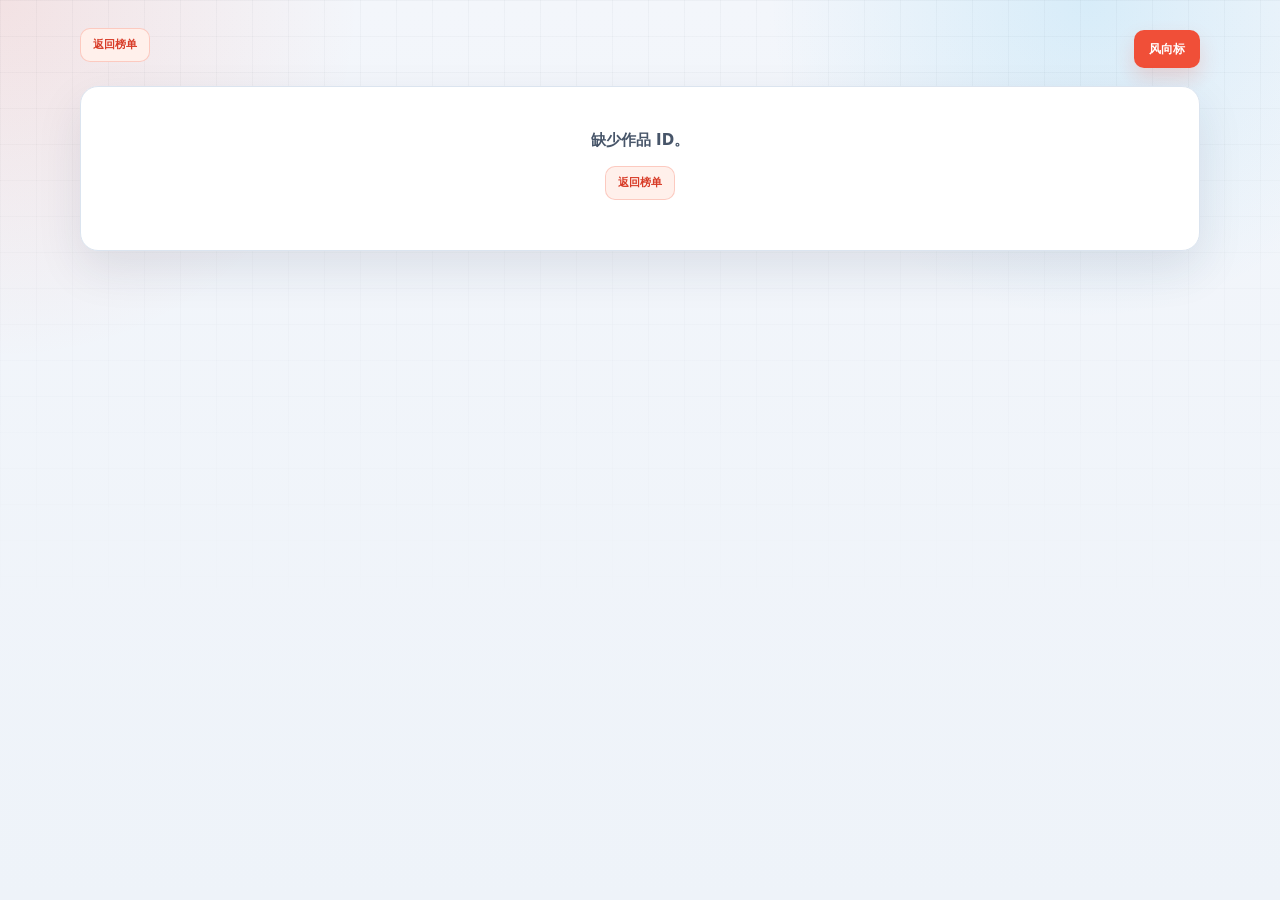
<file: book.html>
<!DOCTYPE html>
<html lang="zh-CN">
<head>
    <meta charset="UTF-8">
    <meta name="viewport" content="width=device-width, initial-scale=1.0">
    <title>作品详情 · 七猫榜单</title>
    <link rel="stylesheet" href="css/style.css">
    <meta name="description" content="七猫小说作品详情、热度趋势与历史上榜记录">
</head>
<body class="book-page">
    <main class="book-shell">
        <header class="book-topbar">
            <a href="index.html" class="back-link">返回榜单</a>
            <a href="trend.html" class="trend-link-btn">风向标</a>
        </header>

        <section id="book-detail" class="book-detail-page">
            <div class="book-loading">正在读取作品详情...</div>
        </section>
    </main>

    <script src="js/book.js"></script>
</body>
</html>
</file>
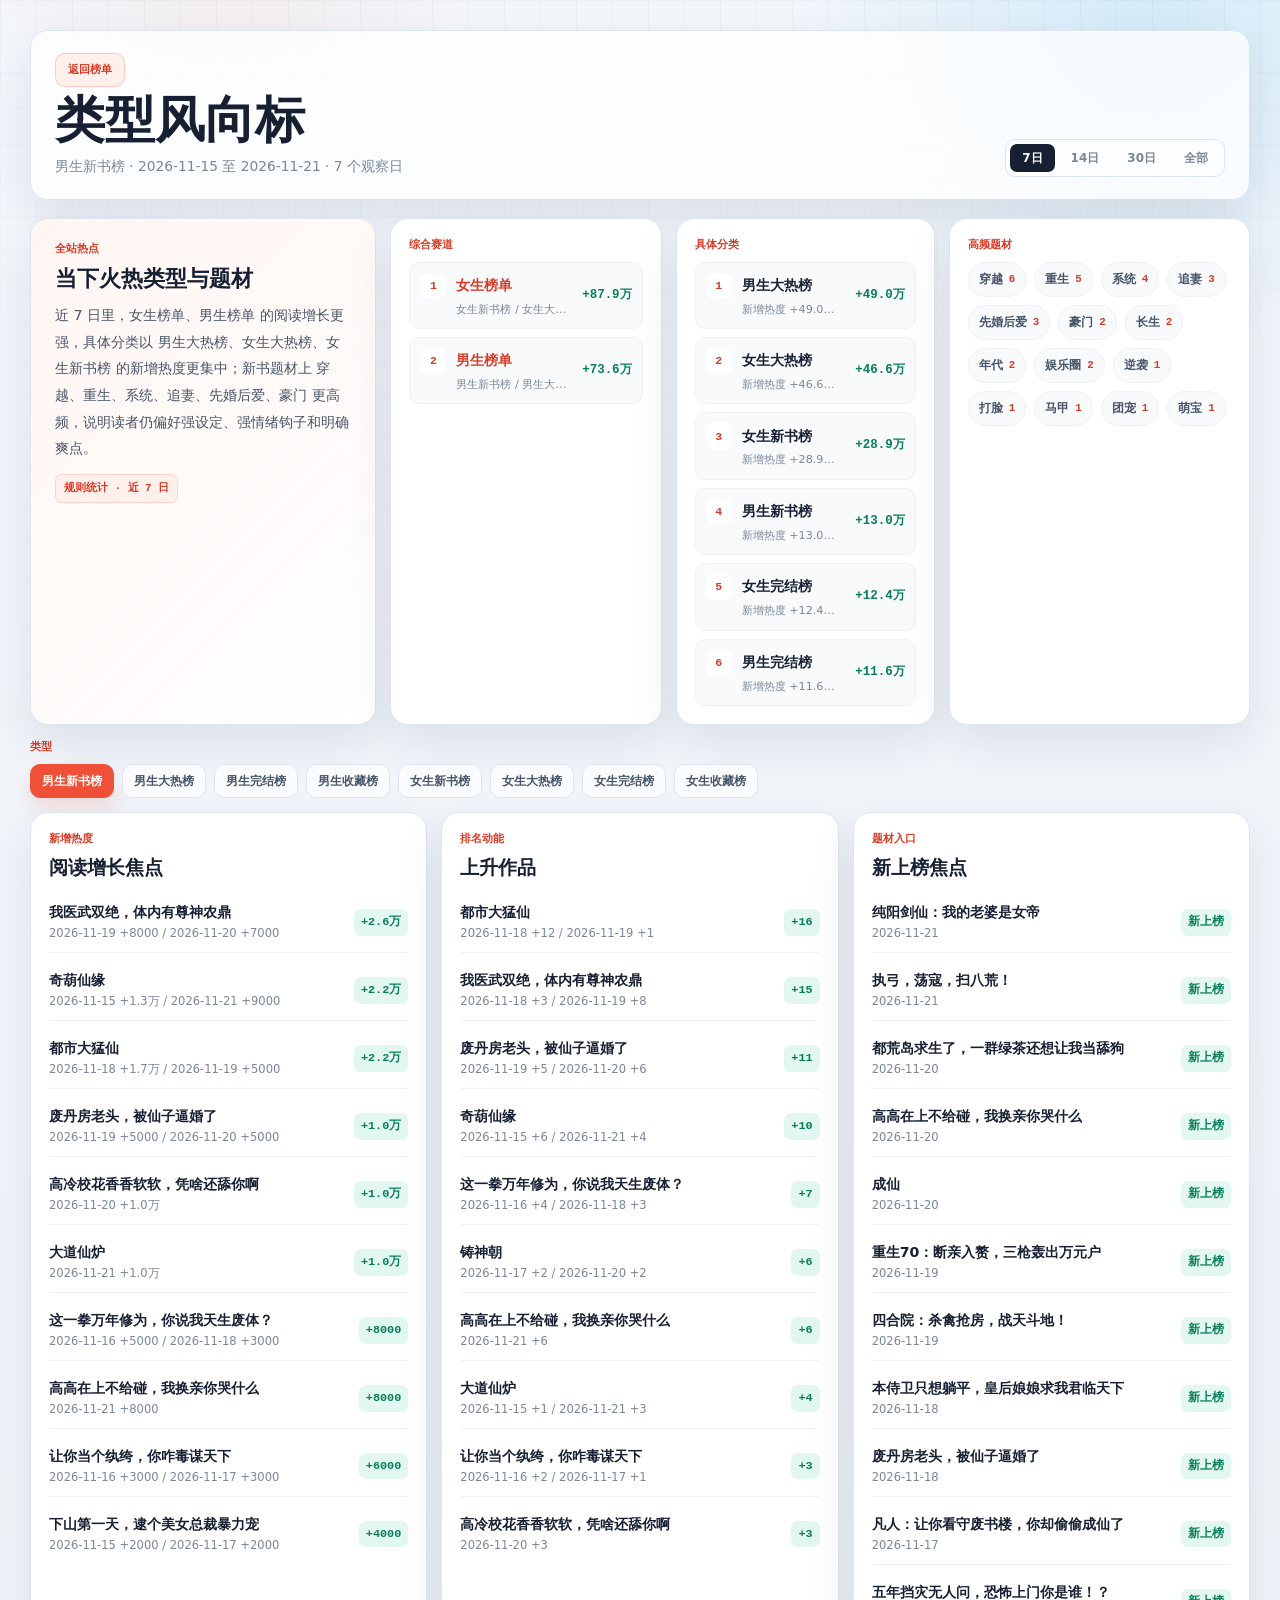
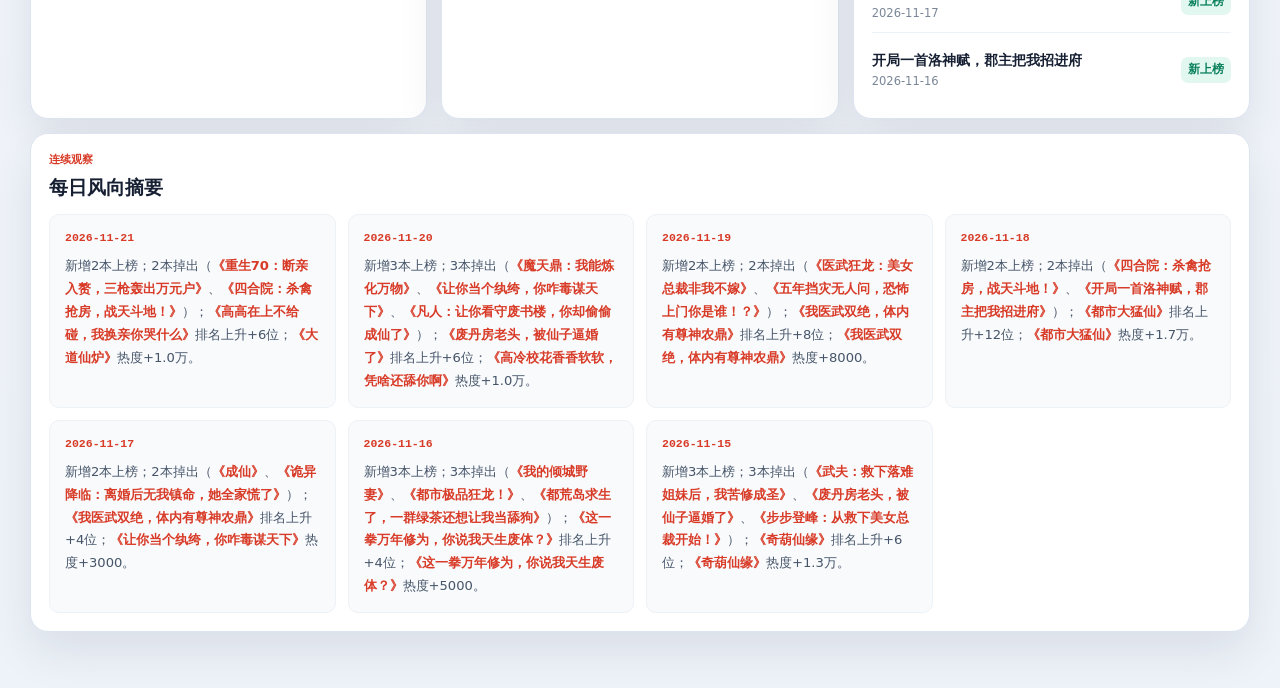
<file: trend.html>
<!DOCTYPE html>
<html lang="zh-CN">
<head>
    <meta charset="UTF-8">
    <meta name="viewport" content="width=device-width, initial-scale=1.0">
    <title>榜单风向标 · 七猫榜单趋势分析</title>
    <link rel="stylesheet" href="css/style.css">
    <meta name="description" content="按榜单聚合七猫免费小说男频女频多日趋势，观察题材风向、上榜波动和热度增长。">
</head>
<body class="trend-page">
    <div class="trend-shell">
        <header class="trend-topbar">
            <div>
                <a href="index.html" class="back-link">返回榜单</a>
                <h1>类型风向标</h1>
                <p id="trend-subtitle">加载中...</p>
            </div>
            <div class="trend-controls">
                <div class="trend-range" id="trend-range">
                    <button class="range-btn active" data-days="7">7日</button>
                    <button class="range-btn" data-days="14">14日</button>
                    <button class="range-btn" data-days="30">30日</button>
                    <button class="range-btn" data-days="all">全部</button>
                </div>
            </div>
        </header>

        <main>
            <section class="market-board">
                <article class="market-summary-card">
                    <span class="panel-kicker">全站热点</span>
                    <h2>当下火热类型与题材</h2>
                    <p id="market-summary">正在读取最新榜单和近期趋势。</p>
                    <small id="market-source" class="market-source">统计中</small>
                </article>
                <article class="market-card">
                    <span class="panel-kicker">综合赛道</span>
                    <div id="hot-genre-list" class="hot-list"></div>
                </article>
                <article class="market-card">
                    <span class="panel-kicker">具体分类</span>
                    <div id="hot-type-list" class="hot-list"></div>
                </article>
                <article class="market-card">
                    <span class="panel-kicker">高频题材</span>
                    <div id="hot-theme-list" class="theme-cloud"></div>
                </article>
            </section>

            <section class="type-filter-panel">
                <span class="panel-kicker">类型</span>
                <div id="trend-category-buttons" class="trend-category-buttons"></div>
            </section>

            <section class="trend-grid">
                <article class="trend-block">
                    <span class="panel-kicker">新增热度</span>
                    <h2>阅读增长焦点</h2>
                    <div id="reads-list" class="compact-list"></div>
                </article>

                <article class="trend-block">
                    <span class="panel-kicker">排名动能</span>
                    <h2>上升作品</h2>
                    <div id="risers-list" class="compact-list"></div>
                </article>

                <article class="trend-block">
                    <span class="panel-kicker">题材入口</span>
                    <h2>新上榜焦点</h2>
                    <div id="new-books-list" class="compact-list"></div>
                </article>

                <article class="trend-block trend-block-wide">
                    <span class="panel-kicker">连续观察</span>
                    <h2>每日风向摘要</h2>
                    <div id="summary-feed" class="summary-feed"></div>
                </article>
            </section>
        </main>
    </div>

    <script src="js/trend.js"></script>
</body>
</html>
</file>
<file: css/style.css>
/* ============================================================
   Fanqie Rank Tracker - Tomato Signal Dashboard
   Based on Open Design "dashboard": compact cards, cool surfaces,
   status-first information design. Adapted with Fanqie tomato red
   and readable Chinese data typography.
   ============================================================ */

:root {
    --bg: #f3f6fb;
    --bg-strong: #e8eef7;
    --surface: #ffffff;
    --surface-soft: #f8fafc;
    --surface-tint: #fff4f0;
    --surface-cool: #eef6ff;
    --panel: rgba(255, 255, 255, 0.86);
    --panel-solid: #ffffff;
    --border: #dbe4ef;
    --border-soft: #edf2f7;
    --border-strong: #c8d4e3;

    --text-primary: #172033;
    --text-secondary: #475569;
    --text-muted: #7b8798;
    --text-faint: #a8b3c3;

    --accent: #f04f38;
    --accent-strong: #d83b27;
    --accent-soft: rgba(240, 79, 56, 0.1);
    --accent-wash: #fff0eb;
    --accent-on: #ffffff;

    --info: #0ea5e9;
    --info-soft: rgba(14, 165, 233, 0.1);
    --green: #10b981;
    --green-soft: rgba(16, 185, 129, 0.12);
    --red: #ef4444;
    --red-soft: rgba(239, 68, 68, 0.1);
    --amber: #f59e0b;
    --amber-soft: rgba(245, 158, 11, 0.13);
    --purple: #7c3aed;

    --shadow-card: 0 18px 46px rgba(25, 39, 64, 0.1);
    --shadow-hover: 0 22px 54px rgba(25, 39, 64, 0.16);
    --ring: 0 0 0 4px rgba(240, 79, 56, 0.14);

    --radius-xl: 18px;
    --radius-lg: 14px;
    --radius-md: 10px;
    --radius-sm: 7px;
    --radius-pill: 999px;

    --sidebar-w: 282px;
    --font-display: Inter, "PingFang SC", "Microsoft YaHei", system-ui, sans-serif;
    --font-body: Inter, "PingFang SC", "Microsoft YaHei", system-ui, sans-serif;
    --font-mono: "IBM Plex Mono", "SFMono-Regular", Consolas, ui-monospace, monospace;
}

* {
    box-sizing: border-box;
    margin: 0;
    padding: 0;
}

html {
    color-scheme: light;
}

body {
    min-height: 100vh;
    background:
        radial-gradient(circle at top left, rgba(240, 79, 56, 0.12), transparent 360px),
        radial-gradient(circle at 85% 0, rgba(14, 165, 233, 0.12), transparent 320px),
        linear-gradient(180deg, var(--bg) 0%, #eef3f9 100%);
    color: var(--text-primary);
    font-family: var(--font-body);
    font-size: 15px;
    line-height: 1.55;
    overflow-x: hidden;
    -webkit-font-smoothing: antialiased;
    text-rendering: optimizeLegibility;
}

body::before {
    content: "";
    position: fixed;
    inset: 0;
    pointer-events: none;
    background-image:
        linear-gradient(rgba(23, 32, 51, 0.035) 1px, transparent 1px),
        linear-gradient(90deg, rgba(23, 32, 51, 0.035) 1px, transparent 1px);
    background-size: 36px 36px;
    mask-image: linear-gradient(180deg, rgba(0, 0, 0, 0.85), transparent 70%);
    z-index: -1;
}

button,
select,
input {
    font: inherit;
}

button,
a,
select {
    -webkit-tap-highlight-color: transparent;
}

button:focus-visible,
a:focus-visible,
select:focus-visible,
input:focus-visible {
    outline: none;
    box-shadow: var(--ring);
}

::selection {
    background: rgba(240, 79, 56, 0.2);
    color: var(--text-primary);
}

::-webkit-scrollbar {
    width: 10px;
    height: 10px;
}

::-webkit-scrollbar-track {
    background: transparent;
}

::-webkit-scrollbar-thumb {
    background: #cbd6e4;
    border: 3px solid transparent;
    border-radius: var(--radius-pill);
    background-clip: content-box;
}

::-webkit-scrollbar-thumb:hover {
    background: #aebbd0;
    border: 3px solid transparent;
    background-clip: content-box;
}

.app-container {
    display: flex;
    min-height: 100vh;
}

/* ===== Sidebar ===== */
.sidebar {
    width: var(--sidebar-w);
    flex-shrink: 0;
    position: sticky;
    top: 0;
    z-index: 100;
    height: 100vh;
    padding: 24px 14px;
    overflow-y: auto;
    background: rgba(255, 255, 255, 0.78);
    border-right: 1px solid var(--border);
    backdrop-filter: blur(18px);
    -webkit-backdrop-filter: blur(18px);
    transition: transform 0.22s cubic-bezier(0.2, 0, 0, 1);
}

.sidebar-header {
    margin-bottom: 22px;
    padding: 14px 12px 18px;
    border-bottom: 1px solid var(--border-soft);
}

.sidebar-header h1 {
    position: relative;
    padding-left: 18px;
    color: var(--text-primary);
    font-family: var(--font-display);
    font-size: 1.2rem;
    font-weight: 760;
    line-height: 1.2;
}

.sidebar-header h1::before {
    content: "";
    position: absolute;
    left: 0;
    top: 0.18em;
    width: 8px;
    height: 1.05em;
    border-radius: var(--radius-pill);
    background: linear-gradient(180deg, var(--accent), var(--info));
}

.sidebar-subtitle {
    margin-top: 7px;
    color: var(--text-secondary);
    font-size: 0.78rem;
    font-weight: 650;
}

.update-date {
    display: inline-flex;
    margin-top: 10px;
    padding: 5px 8px;
    border: 1px solid var(--border);
    border-radius: var(--radius-sm);
    background: var(--surface-soft);
    color: var(--text-muted);
    font-family: var(--font-mono);
    font-size: 0.68rem;
    font-weight: 650;
}

.category-nav ul {
    list-style: none;
}

.category-nav li {
    min-height: 38px;
    margin-bottom: 4px;
    padding: 9px 10px;
    border: 1px solid transparent;
    border-radius: var(--radius-md);
    color: var(--text-secondary);
    cursor: pointer;
    display: flex;
    align-items: center;
    justify-content: space-between;
    gap: 8px;
    font-size: 0.88rem;
    font-weight: 620;
    transition:
        background-color 0.18s ease,
        border-color 0.18s ease,
        color 0.18s ease,
        transform 0.18s ease;
}

.category-nav li:hover {
    background: var(--surface-soft);
    border-color: var(--border);
    color: var(--text-primary);
    transform: translateX(2px);
}

.category-nav li.active {
    background: var(--accent-wash);
    border-color: rgba(240, 79, 56, 0.22);
    color: var(--accent-strong);
}

.cat-badge {
    min-width: 28px;
    padding: 2px 7px;
    border-radius: var(--radius-pill);
    font-family: var(--font-mono);
    font-size: 0.68rem;
    font-weight: 760;
    text-align: center;
}

.cat-badge.new {
    background: var(--green-soft);
    color: #087f5b;
}

/* ===== Main Layout ===== */
.main-content {
    flex: 1;
    min-width: 0;
    padding: 28px 34px 48px;
}

.main-header {
    display: flex;
    align-items: flex-start;
    justify-content: space-between;
    gap: 20px;
    margin-bottom: 20px;
}

.header-left {
    flex-shrink: 0;
    min-width: 0;
}

.main-header h2 {
    color: var(--text-primary);
    font-family: var(--font-display);
    font-size: clamp(1.65rem, 2.4vw, 2.35rem);
    font-weight: 780;
    line-height: 1.08;
    letter-spacing: 0;
}

.main-header h2::after {
    content: "排名追踪 / 趋势信号";
    display: block;
    margin-top: 8px;
    color: var(--text-muted);
    font-family: var(--font-body);
    font-size: 0.78rem;
    font-weight: 650;
}

.header-right {
    display: flex;
    align-items: center;
    justify-content: flex-end;
    flex-wrap: wrap;
    gap: 10px;
}

.github-link-btn,
.trend-link-btn,
.preset-btn,
.date-picker-btn,
.date-nav-btn,
.mobile-menu-btn,
.range-btn,
.category-chip,
.back-link,
.source-link-btn,
.hot-type-row,
.book-copy-btn {
    transition:
        background-color 0.18s ease,
        border-color 0.18s ease,
        color 0.18s ease,
        box-shadow 0.18s ease,
        transform 0.18s ease;
}

.github-link-btn {
    min-height: 36px;
    padding: 8px 12px;
    border: 1px solid var(--border);
    border-radius: var(--radius-md);
    background: var(--surface);
    color: var(--text-primary);
    display: inline-flex;
    align-items: center;
    justify-content: center;
    gap: 7px;
    font-size: 0.78rem;
    font-weight: 760;
    text-decoration: none;
    white-space: nowrap;
}

.github-link-btn svg {
    width: 16px;
    height: 16px;
    fill: currentColor;
    flex: 0 0 auto;
}

.github-link-btn:hover {
    border-color: var(--text-primary);
    background: var(--text-primary);
    color: #ffffff;
    transform: translateY(-1px);
}

.trend-link-btn {
    min-height: 36px;
    padding: 8px 14px;
    border: 1px solid rgba(240, 79, 56, 0.24);
    border-radius: var(--radius-md);
    background: var(--accent);
    color: var(--accent-on);
    display: inline-flex;
    align-items: center;
    justify-content: center;
    font-size: 0.78rem;
    font-weight: 760;
    text-decoration: none;
    white-space: nowrap;
    box-shadow: 0 10px 20px rgba(240, 79, 56, 0.18);
}

.trend-link-btn:hover {
    background: var(--accent-strong);
    transform: translateY(-1px);
}

.date-presets,
.trend-range {
    display: inline-flex;
    gap: 4px;
    padding: 4px;
    border: 1px solid var(--border);
    border-radius: var(--radius-md);
    background: rgba(255, 255, 255, 0.7);
}

.preset-btn,
.range-btn {
    height: 28px;
    padding: 0 12px;
    border: 0;
    border-radius: var(--radius-sm);
    background: transparent;
    color: var(--text-muted);
    cursor: pointer;
    font-size: 0.75rem;
    font-weight: 720;
    white-space: nowrap;
}

.preset-btn:hover,
.range-btn:hover {
    background: var(--surface-soft);
    color: var(--text-primary);
}

.preset-btn.active,
.range-btn.active {
    background: var(--text-primary);
    color: #ffffff;
}

.date-picker-wrap {
    display: inline-flex;
    align-items: center;
    gap: 5px;
    position: relative;
}

.date-picker-btn {
    min-height: 36px;
    padding: 8px 12px;
    border: 1px solid var(--border);
    border-radius: var(--radius-md);
    background: var(--surface);
    color: var(--text-secondary);
    cursor: pointer;
    display: inline-flex;
    align-items: center;
    gap: 7px;
    font-family: var(--font-mono);
    font-size: 0.76rem;
    font-weight: 650;
    white-space: nowrap;
}

.date-picker-btn:hover {
    border-color: rgba(240, 79, 56, 0.28);
    color: var(--accent-strong);
}

.date-picker-btn .date-icon {
    color: var(--accent);
    font-size: 0.76rem;
}

.date-nav-btn {
    width: 34px;
    height: 34px;
    border: 1px solid var(--border);
    border-radius: var(--radius-md);
    background: var(--surface);
    color: var(--text-muted);
    cursor: pointer;
    display: inline-flex;
    align-items: center;
    justify-content: center;
    font-size: 0.68rem;
}

.date-nav-btn:hover:not(:disabled) {
    border-color: var(--accent);
    color: var(--accent-strong);
    transform: translateY(-1px);
}

.date-nav-btn:disabled {
    opacity: 0.42;
    cursor: not-allowed;
}

.date-picker-btn.is-historical {
    background: var(--accent-wash);
    border-color: rgba(240, 79, 56, 0.28);
    color: var(--accent-strong);
}

.date-input-hidden {
    position: absolute;
    top: 100%;
    right: 0;
    width: 0;
    height: 0;
    border: 0;
    opacity: 0;
    pointer-events: none;
}

.mobile-menu-btn {
    display: none;
    width: 38px;
    height: 38px;
    border: 1px solid var(--border);
    border-radius: var(--radius-md);
    background: var(--surface);
    color: var(--text-primary);
    cursor: pointer;
    font-size: 1rem;
}

.mobile-menu-btn:hover {
    border-color: var(--accent);
    color: var(--accent);
}

/* ===== Trend Panel ===== */
.trend-panel {
    display: grid;
    grid-template-columns: 1fr;
    margin-bottom: 20px;
}

.trend-ai {
    position: relative;
    min-height: 160px;
    padding: 22px 24px 24px;
    border: 1px solid rgba(240, 79, 56, 0.18);
    border-radius: var(--radius-xl);
    background:
        linear-gradient(135deg, rgba(255, 244, 240, 0.9), rgba(255, 255, 255, 0.96)),
        var(--surface);
    box-shadow: var(--shadow-card);
    overflow: hidden;
}

.trend-ai::before {
    content: "";
    position: absolute;
    inset: 0 auto 0 0;
    width: 5px;
    background: linear-gradient(180deg, var(--accent), var(--amber), var(--info));
}

.ai-label,
.panel-kicker,
.back-link {
    color: var(--accent-strong);
    font-family: var(--font-mono);
    font-size: 0.68rem;
    font-weight: 760;
    letter-spacing: 0;
    text-transform: uppercase;
}

.ai-label {
    margin-bottom: 12px;
}

.ai-content {
    color: var(--text-secondary);
    font-size: 0.92rem;
    line-height: 1.85;
    white-space: pre-wrap;
    user-select: text;
}

.ai-content strong,
.summary-item strong {
    padding: 1px 5px;
    border-radius: 4px;
    background: var(--accent-soft);
    color: var(--accent-strong);
    font-weight: 760;
}

.ai-content em {
    color: #087f5b;
    font-style: normal;
    font-weight: 720;
}

.ai-content .cursor {
    display: inline-block;
    width: 2px;
    height: 1.05em;
    margin-left: 2px;
    background: var(--accent);
    vertical-align: text-bottom;
    animation: blink 0.8s steps(1) infinite;
}

@keyframes blink {
    0%, 100% { opacity: 1; }
    50% { opacity: 0; }
}

.ai-loading,
.muted-line {
    color: var(--text-muted);
    font-size: 0.86rem;
}

/* ===== Book Grid ===== */
.books-waterfall {
    display: grid;
    grid-template-columns: repeat(auto-fill, minmax(292px, 1fr));
    gap: 16px;
    align-items: stretch;
}

.book-card {
    position: relative;
    display: grid;
    grid-template-columns: 98px minmax(0, 1fr);
    height: 100%;
    min-height: 188px;
    overflow: hidden;
    border: 1px solid var(--border);
    border-radius: var(--radius-xl);
    background: var(--surface);
    color: inherit;
    text-decoration: none;
    box-shadow: var(--shadow-card);
    user-select: text;
    -webkit-user-select: text;
    transition:
        border-color 0.2s ease,
        box-shadow 0.2s ease,
        transform 0.2s ease;
}

.book-card:hover {
    border-color: rgba(240, 79, 56, 0.3);
    box-shadow: var(--shadow-hover);
    transform: translateY(-3px);
}

.book-cover {
    min-height: 188px;
    background:
        linear-gradient(135deg, rgba(240, 79, 56, 0.18), rgba(14, 165, 233, 0.12)),
        var(--surface-cool);
    overflow: hidden;
    position: relative;
}

.book-cover img {
    width: 100%;
    height: 100%;
    min-height: 188px;
    object-fit: cover;
    display: block;
    transition: transform 0.5s ease;
}

.book-card:hover .book-cover img {
    transform: scale(1.04);
}

.no-cover {
    height: 100%;
    min-height: 188px;
    padding: 12px;
    color: var(--text-muted);
    display: flex;
    align-items: center;
    justify-content: center;
    font-size: 0.78rem;
    text-align: center;
}

.book-info {
    min-width: 0;
    padding: 14px 14px 13px;
    display: flex;
    flex-direction: column;
    gap: 8px;
}

.book-title {
    color: var(--text-primary);
    display: -webkit-box;
    overflow: hidden;
    font-family: var(--font-display);
    font-size: 0.98rem;
    font-weight: 760;
    letter-spacing: 0;
    line-height: 1.45;
    -webkit-box-orient: vertical;
    -webkit-line-clamp: 2;
}

.book-meta {
    display: flex;
    align-items: center;
    justify-content: space-between;
    gap: 8px;
    color: var(--text-muted);
    font-size: 0.75rem;
}

.book-author {
    min-width: 0;
    overflow: hidden;
    color: var(--text-secondary);
    font-weight: 650;
    text-overflow: ellipsis;
    white-space: nowrap;
}

.book-reads {
    flex-shrink: 0;
    padding: 3px 7px;
    border: 1px solid rgba(240, 79, 56, 0.18);
    border-radius: var(--radius-pill);
    background: var(--accent-wash);
    color: var(--accent-strong);
    font-family: var(--font-mono);
    font-size: 0.68rem;
    font-weight: 700;
}

.book-intro {
    color: var(--text-muted);
    display: -webkit-box;
    overflow: hidden;
    font-size: 0.78rem;
    line-height: 1.65;
    -webkit-box-orient: vertical;
    -webkit-line-clamp: 3;
}

.book-rank {
    position: absolute;
    left: 10px;
    top: 10px;
    z-index: 10;
    min-width: 32px;
    padding: 4px 8px;
    border: 1px solid rgba(255, 255, 255, 0.42);
    border-radius: var(--radius-md);
    background: rgba(23, 32, 51, 0.78);
    color: #ffffff;
    font-family: var(--font-mono);
    font-size: 0.76rem;
    font-weight: 800;
    text-align: center;
    backdrop-filter: blur(10px);
    -webkit-backdrop-filter: blur(10px);
}

.rank-1 {
    background: linear-gradient(135deg, #ff6a3d, #f59e0b);
    border-color: transparent;
}

.rank-2 {
    background: linear-gradient(135deg, #64748b, #94a3b8);
    border-color: transparent;
}

.rank-3 {
    background: linear-gradient(135deg, #9a6b3d, #d19b61);
    border-color: transparent;
}

.book-change {
    position: absolute;
    right: 10px;
    top: 10px;
    z-index: 10;
    padding: 4px 8px;
    border-radius: var(--radius-md);
    background: rgba(255, 255, 255, 0.86);
    border: 1px solid var(--border);
    font-family: var(--font-mono);
    font-size: 0.68rem;
    font-weight: 800;
    backdrop-filter: blur(10px);
    -webkit-backdrop-filter: blur(10px);
}

.book-change.up {
    color: #087f5b;
}

.book-change.down {
    color: #b91c1c;
}

.book-change.new {
    color: #9a5b00;
}

.book-copy-btn {
    width: max-content;
    max-width: 100%;
    margin-top: auto;
    padding: 6px 10px;
    border: 1px solid var(--border);
    border-radius: var(--radius-md);
    background: var(--surface-soft);
    color: var(--text-secondary);
    cursor: pointer;
    font-size: 0.74rem;
    font-weight: 720;
    white-space: nowrap;
}

.book-copy-btn:hover {
    border-color: rgba(240, 79, 56, 0.28);
    background: var(--accent-wash);
    color: var(--accent-strong);
    transform: translateY(-1px);
}

.book-copy-btn.copied {
    border-color: rgba(16, 185, 129, 0.24);
    background: var(--green-soft);
    color: #087f5b;
}

.empty-state {
    grid-column: 1 / -1;
    padding: 56px 20px;
    border: 1px dashed var(--border-strong);
    border-radius: var(--radius-xl);
    background: rgba(255, 255, 255, 0.72);
    color: var(--text-secondary);
    text-align: center;
}

.empty-state p {
    margin-bottom: 6px;
    font-size: 1rem;
    font-weight: 720;
}

.empty-state .empty-hint {
    color: var(--text-muted);
    font-size: 0.84rem;
    font-weight: 500;
}

/* ===== Book Detail Page ===== */
.book-page {
    min-height: 100vh;
}

.book-shell {
    width: min(1120px, calc(100% - 48px));
    margin: 0 auto;
    padding: 28px 0 56px;
}

.book-topbar {
    margin-bottom: 16px;
    display: flex;
    align-items: center;
    justify-content: space-between;
    gap: 12px;
}

.book-detail-page {
    display: grid;
    gap: 16px;
}

.book-loading,
.book-empty-state {
    padding: 42px 24px;
    border: 1px solid var(--border);
    border-radius: var(--radius-xl);
    background: var(--panel-solid);
    color: var(--text-secondary);
    box-shadow: var(--shadow-card);
    text-align: center;
}

.book-empty-state p {
    margin-bottom: 14px;
    font-weight: 720;
}

.book-detail-hero {
    padding: 22px;
    border: 1px solid var(--border);
    border-radius: var(--radius-xl);
    background:
        linear-gradient(135deg, rgba(255, 244, 240, 0.88), rgba(255, 255, 255, 0.95)),
        var(--surface);
    box-shadow: var(--shadow-card);
    display: grid;
    grid-template-columns: 180px minmax(0, 1fr);
    gap: 22px;
}

.detail-cover {
    min-height: 256px;
    overflow: hidden;
    border-radius: var(--radius-lg);
    background:
        linear-gradient(135deg, rgba(240, 79, 56, 0.18), rgba(14, 165, 233, 0.12)),
        var(--surface-cool);
}

.detail-cover img {
    width: 100%;
    height: 100%;
    min-height: 256px;
    object-fit: cover;
    display: block;
}

.detail-main {
    min-width: 0;
    display: flex;
    flex-direction: column;
    align-items: flex-start;
}

.detail-main h1 {
    margin-bottom: 8px;
    color: var(--text-primary);
    font-family: var(--font-display);
    font-size: clamp(1.7rem, 3vw, 2.6rem);
    font-weight: 800;
    line-height: 1.12;
}

.detail-author {
    color: var(--text-secondary);
    font-size: 0.9rem;
    font-weight: 650;
}

.detail-stats {
    width: 100%;
    margin: 18px 0;
    display: grid;
    grid-template-columns: repeat(3, minmax(0, 1fr));
    gap: 10px;
}

.detail-stats span {
    min-width: 0;
    padding: 12px;
    border: 1px solid var(--border-soft);
    border-radius: var(--radius-md);
    background: rgba(255, 255, 255, 0.7);
}

.detail-stats strong,
.detail-stats small {
    display: block;
}

.detail-stats strong {
    color: var(--accent-strong);
    font-family: var(--font-mono);
    font-size: 1rem;
    font-weight: 800;
}

.detail-stats small {
    margin-top: 4px;
    color: var(--text-muted);
    font-size: 0.72rem;
    font-weight: 700;
}

.detail-intro {
    color: var(--text-secondary);
    font-size: 0.92rem;
    line-height: 1.9;
}

.source-link-btn {
    min-height: 38px;
    padding: 9px 14px;
    border: 1px solid rgba(240, 79, 56, 0.24);
    border-radius: var(--radius-md);
    background: var(--accent);
    color: var(--accent-on);
    display: inline-flex;
    align-items: center;
    justify-content: center;
    font-size: 0.82rem;
    font-weight: 760;
    text-decoration: none;
    white-space: nowrap;
    box-shadow: 0 10px 20px rgba(240, 79, 56, 0.18);
}

.detail-actions {
    margin-top: 18px;
    display: flex;
    flex-wrap: wrap;
    gap: 10px;
}

.detail-actions .book-copy-btn {
    min-height: 38px;
    margin-top: 0;
}

.source-link-btn:hover {
    background: var(--accent-strong);
    transform: translateY(-1px);
}

.book-detail-grid {
    display: grid;
    grid-template-columns: minmax(0, 1.4fr) minmax(280px, 0.8fr);
    gap: 16px;
}

.detail-panel {
    padding: 18px;
    border: 1px solid var(--border);
    border-radius: var(--radius-xl);
    background: var(--panel-solid);
    box-shadow: var(--shadow-card);
}

.detail-panel h2 {
    margin-bottom: 14px;
    color: var(--text-primary);
    font-size: 1.18rem;
    font-weight: 760;
}

.reads-chart-wrap {
    width: 100%;
    overflow-x: auto;
}

.reads-chart-frame {
    position: relative;
    min-width: 620px;
}

.reads-chart {
    display: block;
    width: 100%;
    height: auto;
}

.chart-grid {
    stroke: rgba(219, 228, 239, 0.72);
    stroke-width: 1;
}

.chart-axis-base {
    stroke: var(--border-strong);
    stroke-width: 1;
}

.chart-axis-label,
.chart-date-label {
    fill: var(--text-muted);
    font-family: var(--font-mono);
    font-size: 0.68rem;
    font-weight: 650;
}

.reads-line {
    fill: none;
    stroke: var(--accent);
    stroke-width: 2.4;
    stroke-linecap: round;
    stroke-linejoin: round;
}

.chart-hover-line {
    opacity: 0;
    stroke: var(--border-strong);
    stroke-dasharray: 4 4;
    stroke-width: 1;
}

.chart-hover-line.show {
    opacity: 1;
}

.reads-hover-point {
    opacity: 0;
    fill: var(--accent);
    stroke: #ffffff;
    stroke-width: 2.4;
}

.reads-hover-point.show {
    opacity: 1;
}

.chart-hit-area {
    fill: transparent;
    cursor: crosshair;
    pointer-events: all;
}

.reads-tooltip {
    position: absolute;
    z-index: 5;
    min-width: 178px;
    padding: 14px 16px;
    border: 1px solid var(--border-soft);
    border-radius: var(--radius-sm);
    background: var(--surface);
    box-shadow: var(--shadow-card);
    color: var(--text-secondary);
    pointer-events: none;
}

.reads-tooltip time {
    display: block;
    margin-bottom: 10px;
    padding-bottom: 10px;
    border-bottom: 1px solid var(--border-soft);
    color: var(--text-muted);
    font-family: var(--font-mono);
    font-size: 0.74rem;
    font-weight: 650;
}

.reads-tooltip div {
    display: grid;
    grid-template-columns: auto 1fr auto;
    align-items: center;
    gap: 8px;
    font-size: 0.8rem;
}

.reads-tooltip i {
    width: 7px;
    height: 7px;
    border-radius: var(--radius-pill);
    background: var(--accent);
}

.reads-tooltip strong {
    color: var(--text-primary);
    font-family: var(--font-mono);
    font-size: 0.78rem;
    font-weight: 800;
}

.book-history-list {
    display: flex;
    flex-direction: column;
}

.book-history-row {
    padding: 10px 0;
    border-bottom: 1px solid var(--border-soft);
    display: grid;
    grid-template-columns: minmax(76px, auto) minmax(0, 1fr) auto;
    align-items: center;
    gap: 10px;
}

.book-history-row:last-child {
    border-bottom: 0;
}

.book-history-row time {
    color: var(--accent-strong);
    font-family: var(--font-mono);
    font-size: 0.72rem;
    font-weight: 760;
}

.book-history-row strong {
    min-width: 0;
    overflow: hidden;
    color: var(--text-primary);
    font-size: 0.82rem;
    font-weight: 720;
    text-overflow: ellipsis;
    white-space: nowrap;
}

.book-history-row span {
    color: #087f5b;
    font-family: var(--font-mono);
    font-size: 0.74rem;
    font-weight: 800;
}

.copy-toast {
    position: fixed;
    left: 50%;
    bottom: 28px;
    z-index: 9999;
    padding: 10px 18px;
    border: 1px solid rgba(16, 185, 129, 0.22);
    border-radius: var(--radius-pill);
    background: rgba(255, 255, 255, 0.92);
    box-shadow: var(--shadow-card);
    color: #087f5b;
    font-size: 0.8rem;
    font-weight: 720;
    opacity: 0;
    pointer-events: none;
    transform: translateX(-50%) translateY(16px);
    transition: all 0.22s ease;
}

.copy-toast.show {
    opacity: 1;
    transform: translateX(-50%) translateY(0);
}

/* ===== Trend Analysis Page ===== */
.trend-page {
    background:
        radial-gradient(circle at 18% -10%, rgba(240, 79, 56, 0.14), transparent 340px),
        radial-gradient(circle at 90% 0, rgba(14, 165, 233, 0.14), transparent 360px),
        linear-gradient(180deg, #f3f6fb 0%, #eef3f9 100%);
}

.trend-shell {
    width: min(1220px, calc(100% - 48px));
    margin: 0 auto;
    padding: 30px 0 56px;
}

.trend-topbar {
    margin-bottom: 18px;
    padding: 22px 24px;
    border: 1px solid var(--border);
    border-radius: var(--radius-xl);
    background: rgba(255, 255, 255, 0.78);
    box-shadow: var(--shadow-card);
    display: flex;
    align-items: flex-end;
    justify-content: space-between;
    gap: 22px;
}

.back-link {
    display: inline-flex;
    align-items: center;
    justify-content: center;
    margin-bottom: 8px;
    min-height: 34px;
    padding: 7px 12px;
    border: 1px solid rgba(240, 79, 56, 0.24);
    border-radius: var(--radius-md);
    background: var(--accent-wash);
    color: var(--accent-strong);
    text-decoration: none;
    font-family: var(--font-body);
    text-transform: none;
}

.back-link:hover {
    background: var(--accent);
    color: var(--accent-on);
    transform: translateY(-1px);
}

.trend-topbar h1 {
    color: var(--text-primary);
    font-family: var(--font-display);
    font-size: clamp(2rem, 4vw, 3.1rem);
    font-weight: 780;
    line-height: 1.02;
}

.trend-topbar p {
    margin-top: 10px;
    color: var(--text-muted);
    font-size: 0.86rem;
}

.trend-controls {
    display: flex;
    align-items: center;
    justify-content: flex-end;
    flex-wrap: wrap;
    gap: 10px;
}

.market-board,
.trend-grid {
    display: grid;
    gap: 14px;
}

.market-board {
    grid-template-columns: minmax(320px, 1.15fr) minmax(230px, 0.9fr) minmax(220px, 0.86fr) minmax(260px, 1fr);
    margin-bottom: 14px;
}

.type-filter-panel {
    margin-bottom: 14px;
}

.trend-category-buttons {
    display: flex;
    flex-wrap: wrap;
    gap: 8px;
}

.category-chip {
    min-height: 34px;
    padding: 7px 11px;
    border: 1px solid var(--border);
    border-radius: var(--radius-md);
    background: rgba(255, 255, 255, 0.72);
    color: var(--text-secondary);
    cursor: pointer;
    font-size: 0.78rem;
    font-weight: 720;
    line-height: 1;
    white-space: nowrap;
}

.category-chip:hover {
    border-color: rgba(240, 79, 56, 0.28);
    background: var(--accent-wash);
    color: var(--accent-strong);
    transform: translateY(-1px);
}

.category-chip.active {
    border-color: var(--accent);
    background: var(--accent);
    color: var(--accent-on);
    box-shadow: 0 10px 20px rgba(240, 79, 56, 0.16);
}

.trend-grid {
    grid-template-columns: repeat(3, minmax(0, 1fr));
}

.market-summary-card,
.market-card,
.trend-block {
    border: 1px solid var(--border);
    border-radius: var(--radius-xl);
    background: var(--panel-solid);
    box-shadow: var(--shadow-card);
}

.market-summary-card {
    padding: 22px 24px;
    background:
        linear-gradient(135deg, rgba(255, 244, 240, 0.88), rgba(255, 255, 255, 0.95)),
        var(--surface);
}

.market-summary-card h2 {
    margin-bottom: 10px;
    color: var(--text-primary);
    font-size: 1.35rem;
    font-weight: 760;
    line-height: 1.22;
}

.market-summary-card p {
    color: var(--text-secondary);
    font-size: 0.9rem;
    line-height: 1.85;
}

.market-source {
    display: inline-flex;
    margin-top: 12px;
    padding: 5px 8px;
    border: 1px solid rgba(240, 79, 56, 0.18);
    border-radius: var(--radius-sm);
    background: var(--accent-wash);
    color: var(--accent-strong);
    font-family: var(--font-mono);
    font-size: 0.68rem;
    font-weight: 760;
}

.market-card,
.trend-block {
    padding: 18px;
}

.panel-kicker {
    display: block;
    margin-bottom: 8px;
}

.hot-list,
.compact-list {
    display: flex;
    flex-direction: column;
    gap: 8px;
}

.hot-type-row {
    width: 100%;
    padding: 10px;
    border: 1px solid var(--border-soft);
    border-radius: var(--radius-md);
    background: var(--surface-soft);
    color: inherit;
    cursor: pointer;
    display: grid;
    grid-template-columns: 26px minmax(0, 1fr) auto;
    align-items: center;
    column-gap: 10px;
    row-gap: 2px;
    text-align: left;
}

.hot-type-row:not(.hot-type-row-static):hover {
    border-color: rgba(240, 79, 56, 0.24);
    background: var(--accent-wash);
    transform: translateY(-1px);
}

.hot-type-row-static {
    cursor: default;
}

.hot-type-row span {
    width: 26px;
    height: 26px;
    border-radius: var(--radius-sm);
    background: var(--surface);
    color: var(--accent-strong);
    display: inline-flex;
    align-items: center;
    justify-content: center;
    font-family: var(--font-mono);
    font-size: 0.72rem;
    font-weight: 800;
}

.hot-type-row strong {
    min-width: 0;
    overflow: hidden;
    color: var(--text-primary);
    font-size: 0.88rem;
    font-weight: 760;
    text-overflow: ellipsis;
    white-space: nowrap;
}

.hot-type-row small {
    grid-column: 2 / 3;
    min-width: 0;
    overflow: hidden;
    color: var(--text-muted);
    font-size: 0.7rem;
    text-overflow: ellipsis;
    white-space: nowrap;
}

.hot-type-row em {
    grid-column: 3 / 4;
    grid-row: 1 / 3;
    color: #087f5b;
    font-family: var(--font-mono);
    font-size: 0.78rem;
    font-style: normal;
    font-weight: 800;
}

.genre-row strong {
    color: var(--accent-strong);
}

.theme-cloud {
    display: flex;
    align-content: flex-start;
    flex-wrap: wrap;
    gap: 8px;
}

.theme-chip {
    padding: 7px 10px;
    border: 1px solid var(--border-soft);
    border-radius: var(--radius-pill);
    background: var(--surface-soft);
    color: var(--text-secondary);
    display: inline-flex;
    align-items: center;
    gap: 6px;
    font-size: 0.77rem;
    font-weight: 720;
}

.theme-chip small {
    color: var(--accent-strong);
    font-family: var(--font-mono);
    font-size: 0.68rem;
}

.trend-block {
    min-height: 250px;
}

.trend-block-wide {
    grid-column: 1 / -1;
}

.trend-block h2 {
    margin-bottom: 14px;
    color: var(--text-primary);
    font-size: 1.18rem;
    font-weight: 760;
    line-height: 1.25;
}

.compact-row {
    padding: 9px 0;
    border-bottom: 1px solid var(--border-soft);
    display: flex;
    align-items: center;
    justify-content: space-between;
    gap: 12px;
}

.compact-row-link {
    color: inherit;
    text-decoration: none;
}

.compact-row-link:hover strong {
    color: var(--accent-strong);
}

.compact-row:last-child {
    border-bottom: 0;
}

.compact-row strong {
    color: var(--text-primary);
    display: -webkit-box;
    overflow: hidden;
    font-size: 0.88rem;
    font-weight: 720;
    line-height: 1.5;
    -webkit-box-orient: vertical;
    -webkit-line-clamp: 2;
}

.compact-row small {
    display: block;
    margin-top: 2px;
    color: var(--text-muted);
    font-size: 0.72rem;
}

.compact-row span {
    flex-shrink: 0;
    padding: 4px 7px;
    border-radius: var(--radius-sm);
    background: var(--green-soft);
    color: #087f5b;
    font-family: var(--font-mono);
    font-size: 0.74rem;
    font-weight: 800;
}

.summary-feed {
    display: grid;
    grid-template-columns: repeat(auto-fit, minmax(260px, 1fr));
    gap: 12px;
}

.summary-item {
    padding: 14px 15px;
    border: 1px solid var(--border-soft);
    border-radius: var(--radius-md);
    background: var(--surface-soft);
}

.summary-item time {
    display: block;
    margin-bottom: 8px;
    color: var(--accent-strong);
    font-family: var(--font-mono);
    font-size: 0.72rem;
    font-weight: 760;
}

.summary-item div {
    color: var(--text-secondary);
    font-size: 0.82rem;
    line-height: 1.75;
}

.book-mark {
    color: var(--accent-strong);
    font-weight: 760;
}

/* ===== Responsive ===== */
@media (max-width: 1180px) {
    .trend-panel,
    .market-board {
        grid-template-columns: 1fr;
    }

    .trend-grid {
        grid-template-columns: repeat(2, minmax(0, 1fr));
    }
}

@media (max-width: 860px) {
    .sidebar {
        position: fixed;
        left: 0;
        top: 0;
        z-index: 1000;
        width: min(86vw, 300px);
        box-shadow: 18px 0 48px rgba(25, 39, 64, 0.24);
        transform: translateX(-100%);
    }

    .sidebar.open {
        transform: translateX(0);
    }

    .sidebar-overlay {
        position: fixed;
        inset: 0;
        z-index: 999;
        display: none;
        background: rgba(23, 32, 51, 0.34);
        backdrop-filter: blur(3px);
        -webkit-backdrop-filter: blur(3px);
    }

    .sidebar-overlay.show {
        display: block;
    }

    .mobile-menu-btn {
        display: inline-flex;
        align-items: center;
        justify-content: center;
    }

    .main-content {
        padding: 18px 14px 36px;
    }

    .main-header {
        display: grid;
        grid-template-columns: 38px minmax(0, 1fr);
        align-items: flex-start;
        column-gap: 10px;
        row-gap: 12px;
    }

    .trend-topbar {
        align-items: flex-start;
        flex-direction: column;
    }

    .mobile-menu-btn {
        grid-column: 1;
        grid-row: 1;
        margin-top: 2px;
    }

    .header-left {
        grid-column: 2;
        grid-row: 1;
    }

    .header-right {
        grid-column: 1 / -1;
    }

    .header-right,
    .trend-controls {
        width: 100%;
        justify-content: flex-start;
    }

    .books-waterfall,
    .book-detail-grid,
    .trend-grid {
        grid-template-columns: 1fr;
    }

    .trend-shell {
        width: min(100% - 28px, 1220px);
        padding-top: 18px;
    }

    .book-shell {
        width: min(100% - 28px, 1120px);
        padding-top: 18px;
    }

}

@media (max-width: 560px) {
    body::before {
        background-size: 28px 28px;
    }

    .main-header h2 {
        font-size: 1.46rem;
    }

    .header-right {
        gap: 8px;
    }

    .github-link-btn,
    .trend-link-btn,
    .date-picker-btn {
        min-height: 34px;
    }

    .date-presets,
    .date-picker-wrap,
    .trend-range {
        width: 100%;
        min-width: 0;
    }

    .date-presets .preset-btn,
    .trend-range .range-btn {
        flex: 1;
        min-width: 0;
        padding-inline: 6px;
    }

    .date-picker-btn {
        flex: 1;
        justify-content: center;
    }

    .trend-range {
        grid-column: 1 / -1;
        display: grid;
        grid-template-columns: repeat(4, minmax(0, 1fr));
    }

    .trend-shell {
        width: 100%;
        padding-inline: 14px;
    }

    .book-shell {
        width: 100%;
        padding-inline: 14px;
    }

    .book-detail-hero {
        grid-template-columns: 1fr;
        padding: 16px;
    }

    .detail-cover {
        width: min(180px, 100%);
        min-height: 252px;
    }

    .detail-stats {
        grid-template-columns: 1fr;
    }

    .reads-chart-frame {
        min-width: 560px;
    }

    .book-history-row {
        grid-template-columns: 1fr auto;
    }

    .book-history-row time {
        grid-column: 1 / -1;
    }

    .trend-topbar,
    .market-board,
    .trend-grid {
        width: 100%;
        max-width: 100%;
    }

    .market-summary-card,
    .market-card,
    .trend-block {
        min-width: 0;
    }

    .book-card {
        grid-template-columns: 84px minmax(0, 1fr);
        min-height: 170px;
    }

    .book-cover,
    .book-cover img,
    .no-cover {
        min-height: 170px;
    }

    .book-info {
        padding: 12px;
    }

    .book-intro {
        -webkit-line-clamp: 2;
    }

    .trend-ai,
    .trend-topbar,
    .market-summary-card,
    .market-card,
    .trend-block {
        border-radius: var(--radius-lg);
    }
}


/* ---------- 卡片热度标注与信息标签 ---------- */
.book-reads .reads-unit-label {
    margin-right: 4px;
    font-family: var(--font-body);
    font-style: normal;
    font-weight: 600;
    opacity: 0.72;
}

.book-tags {
    display: flex;
    flex-wrap: wrap;
    gap: 5px;
}

.book-tag {
    padding: 2px 8px;
    border: 1px solid var(--border-soft);
    border-radius: var(--radius-pill);
    background: var(--surface-soft);
    color: var(--text-muted);
    font-size: 0.65rem;
    line-height: 1.6;
    white-space: nowrap;
}

.book-tag.status-ongoing {
    border-color: transparent;
    background: var(--amber-soft);
    color: var(--amber);
}

.book-tag.status-done {
    border-color: transparent;
    background: var(--info-soft);
    color: var(--info);
}

.detail-tags {
    display: flex;
    flex-wrap: wrap;
    gap: 6px;
    margin-top: 2px;
}
</file>
